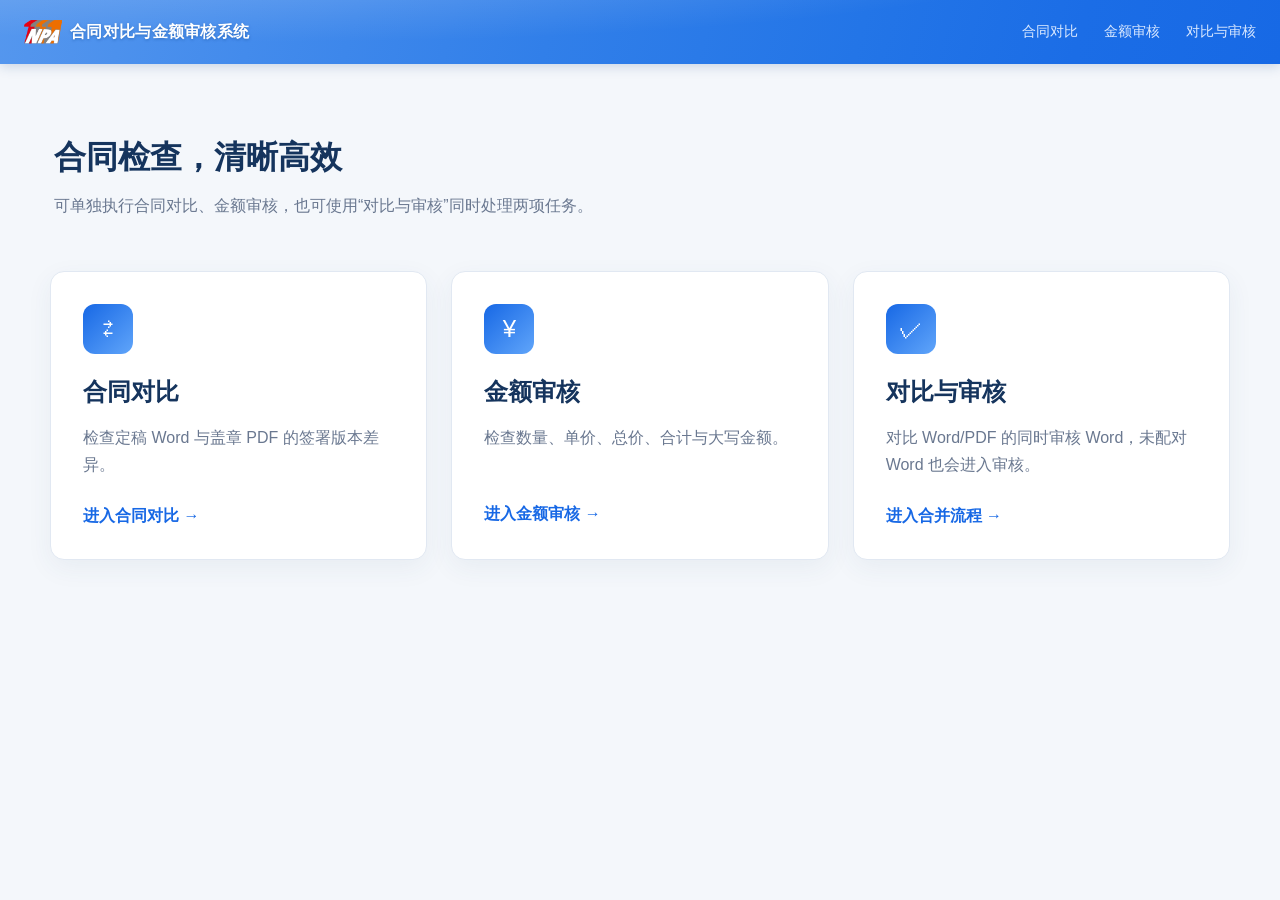
<file: contract_review/static/index.html>
<!doctype html><html lang="zh-CN"><head><meta charset="utf-8"><meta name="viewport" content="width=device-width,initial-scale=1"><title>合同对比与金额审核系统</title><link rel="stylesheet" href="styles.css?v=20260826-2"></head>
<body><header class="topbar"><div class="brand"><span class="brand-logo"><img src="npa-logo.png" alt="青岛新力通"></span><span class="brand-title">合同对比与金额审核系统</span></div><nav><a href="comparison.html">合同对比</a><a href="amount-review.html">金额审核</a><a href="contract-check.html">对比与审核</a></nav></header><main class="shell"><section class="hero"><h1>合同检查，清晰高效</h1><p>可单独执行合同对比、金额审核，也可使用“对比与审核”同时处理两项任务。</p></section><section class="cards cards-three"><a class="entry-card" href="comparison.html"><div class="icon">⇄</div><h2>合同对比</h2><p>检查定稿 Word 与盖章 PDF 的签署版本差异。</p><span class="link">进入合同对比 →</span></a><a class="entry-card" href="amount-review.html"><div class="icon">¥</div><h2>金额审核</h2><p>检查数量、单价、总价、合计与大写金额。</p><span class="link">进入金额审核 →</span></a><a class="entry-card" href="contract-check.html"><div class="icon">✓</div><h2>对比与审核</h2><p>对比 Word/PDF 的同时审核 Word，未配对 Word 也会进入审核。</p><span class="link">进入合并流程 →</span></a></section></main></body></html>
</file>
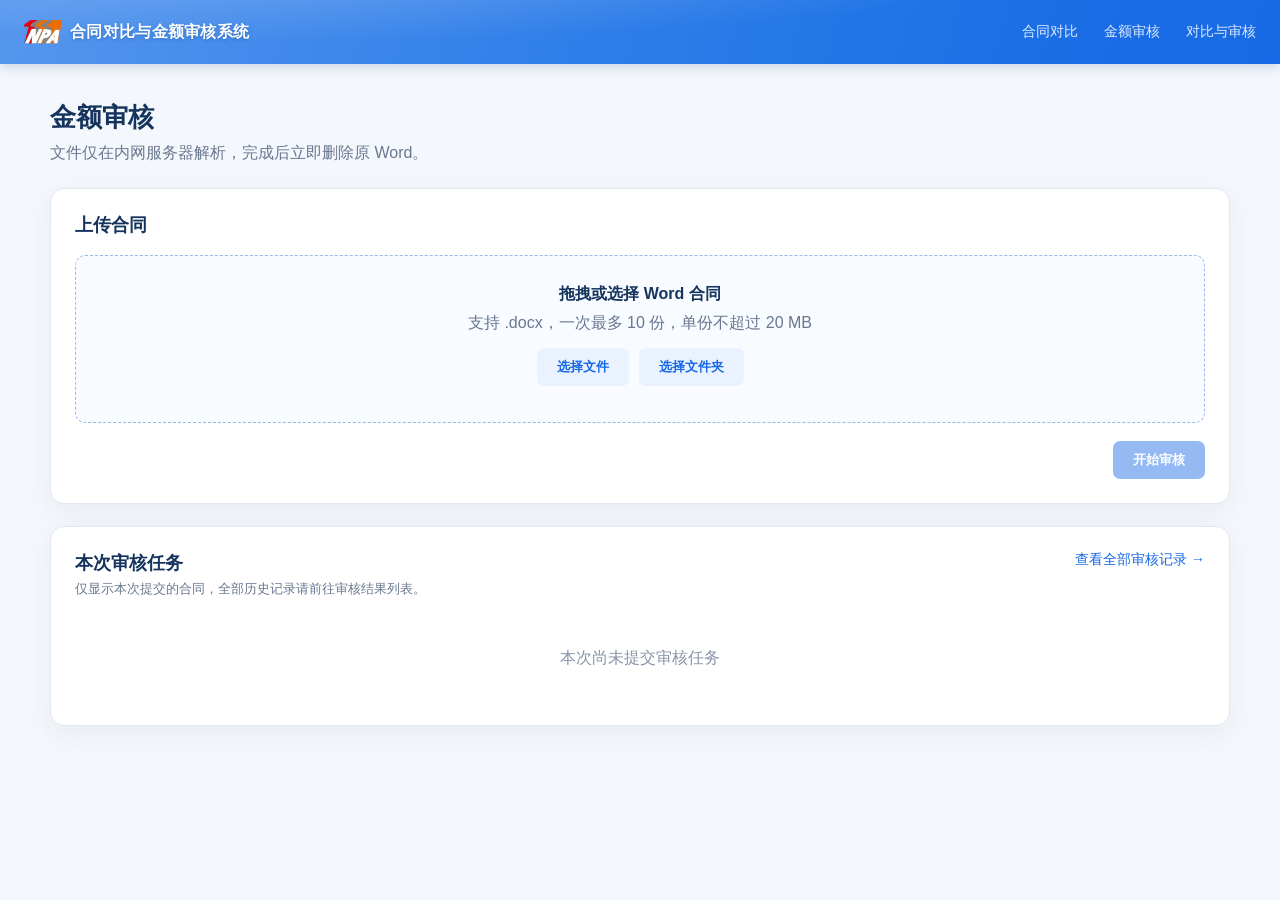
<file: contract_review/static/amount-review.html>
<!doctype html>
<html lang="zh-CN"><head><meta charset="utf-8"><meta name="viewport" content="width=device-width,initial-scale=1"><title>金额审核</title><link rel="stylesheet" href="styles.css?v=20260827-3"></head>
<body><header class="topbar"><div class="brand"><span class="brand-logo"><img src="npa-logo.png" alt="青岛新力通"></span><span class="brand-title">合同对比与金额审核系统</span></div><nav><a href="comparison.html">合同对比</a><a href="amount-review.html">金额审核</a><a href="contract-check.html">对比与审核</a></nav></header>
<main class="shell"><div class="page-title"><h1>金额审核</h1><p>文件仅在内网服务器解析，完成后立即删除原 Word。</p></div>
<section class="panel"><h2>上传合同</h2><div class="dropzone" id="zone"><strong>拖拽或选择 Word 合同</strong><span class="hint">支持 .docx，一次最多 10 份，单份不超过 20 MB</span><div class="picker-actions"><button class="btn secondary" type="button" data-file-picker="files">选择文件</button><button class="btn secondary" type="button" data-file-picker="folder">选择文件夹</button></div><input id="files" type="file" accept=".docx" multiple><input id="folder" type="file" accept=".docx" multiple webkitdirectory directory><div class="file-list" id="selected"></div></div><div id="message" class="message"></div><div class="actions"><button class="btn primary" id="upload" disabled>开始审核</button></div></section>
<section class="panel"><div class="section-heading"><div><h2>本次审核任务</h2><p>仅显示本次提交的合同，全部历史记录请前往审核结果列表。</p></div><a class="text-link" href="amount-review-results.html">查看全部审核记录 →</a></div><div id="list" class="empty">本次尚未提交审核任务</div></section></main><script src="common.js?v=20260827-2"></script><script src="amount-review.js?v=20260827-3"></script></body></html>
</file>
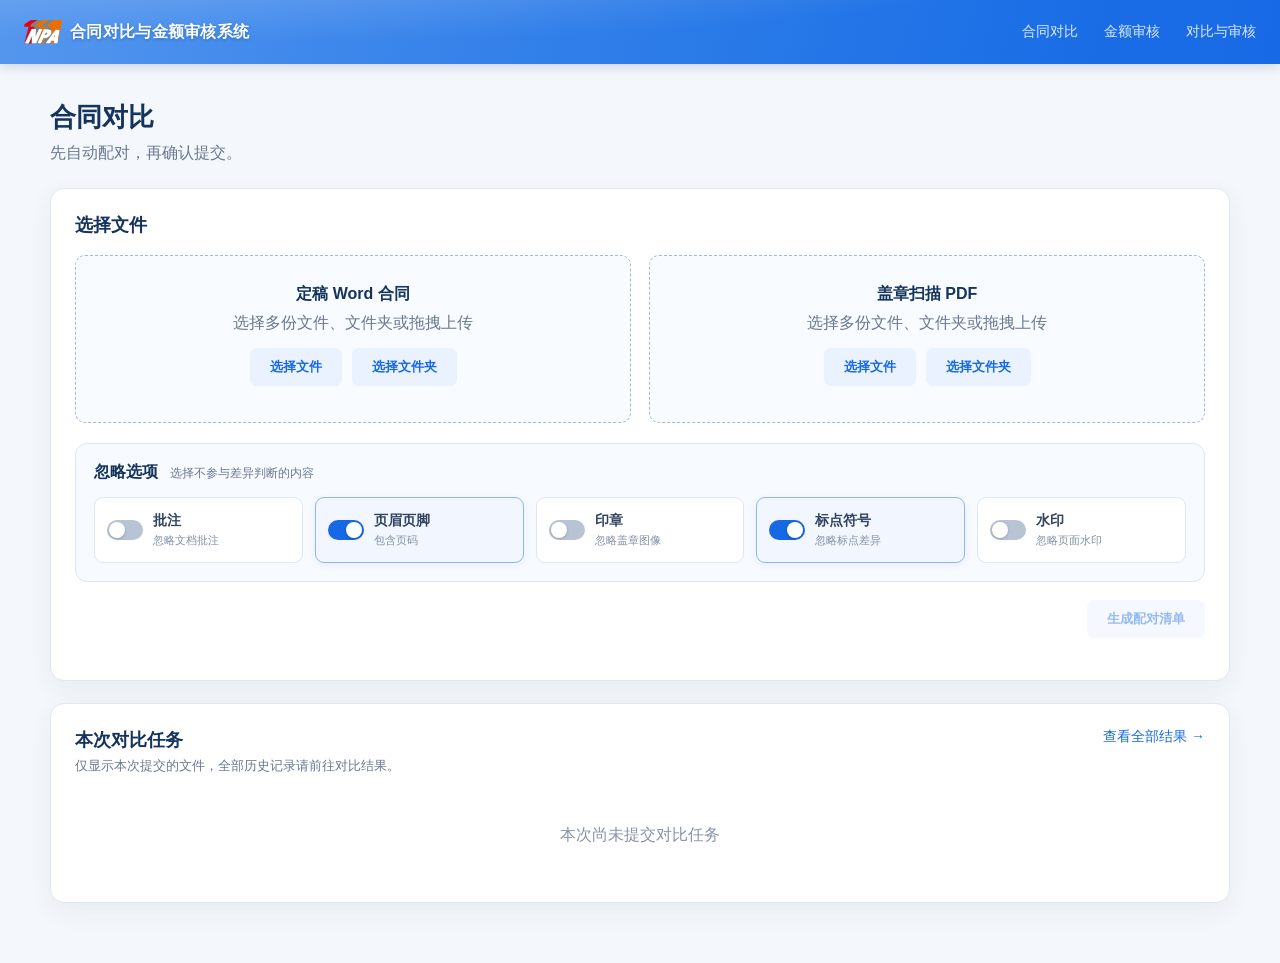
<file: contract_review/static/comparison.html>
<!doctype html>
<html lang="zh-CN"><head><meta charset="utf-8"><meta name="viewport" content="width=device-width,initial-scale=1"><title>合同对比</title><link rel="stylesheet" href="styles.css?v=20260814-15"></head>
<body><header class="topbar"><div class="brand"><span class="brand-logo"><img src="npa-logo.png" alt="青岛新力通"></span><span class="brand-title">合同对比与金额审核系统</span></div><nav><a href="comparison.html">合同对比</a><a href="amount-review.html">金额审核</a><a href="contract-check.html">对比与审核</a></nav></header>
<main class="shell"><div class="page-title"><h1>合同对比</h1><p>先自动配对，再确认提交。</p></div><section class="panel"><h2>选择文件</h2><div class="upload-grid">
<div class="dropzone" id="word-zone"><strong>定稿 Word 合同</strong><span class="hint">选择多份文件、文件夹或拖拽上传</span><div class="picker-actions"><button class="btn secondary" type="button" data-file-picker="words">选择文件</button><button class="btn secondary" type="button" data-file-picker="word-folder">选择文件夹</button></div><input id="words" type="file" accept=".docx" multiple><input id="word-folder" type="file" accept=".docx" multiple webkitdirectory directory><div class="file-list" id="word-list"></div></div>
<div class="dropzone" id="pdf-zone"><strong>盖章扫描 PDF</strong><span class="hint">选择多份文件、文件夹或拖拽上传</span><div class="picker-actions"><button class="btn secondary" type="button" data-file-picker="pdfs">选择文件</button><button class="btn secondary" type="button" data-file-picker="pdf-folder">选择文件夹</button></div><input id="pdfs" type="file" accept=".pdf" multiple><input id="pdf-folder" type="file" accept=".pdf" multiple webkitdirectory directory><div class="file-list" id="pdf-list"></div></div>
</div><div class="ignore-options"><div class="option-heading"><strong>忽略选项</strong><span>选择不参与差异判断的内容</span></div><div class="switch-grid">
<label class="switch-item"><input type="checkbox" data-ignore="comments"><i></i><span><strong>批注</strong><small>忽略文档批注</small></span></label>
<label class="switch-item"><input type="checkbox" data-ignore="headerfooter" checked><i></i><span><strong>页眉页脚</strong><small>包含页码</small></span></label>
<label class="switch-item"><input type="checkbox" data-ignore="stamp"><i></i><span><strong>印章</strong><small>忽略盖章图像</small></span></label>
<label class="switch-item"><input type="checkbox" data-ignore="symbols" checked><i></i><span><strong>标点符号</strong><small>忽略标点差异</small></span></label>
<label class="switch-item"><input type="checkbox" data-ignore="watermark"><i></i><span><strong>水印</strong><small>忽略页面水印</small></span></label>
</div></div><div id="message" class="message"></div><div class="actions"><button class="btn secondary" id="pair" disabled>生成配对清单</button></div><div id="pairs" class="pair-list"></div></section><section class="panel"><div class="section-heading"><div><h2>本次对比任务</h2><p>仅显示本次提交的文件，全部历史记录请前往对比结果。</p></div><a class="text-link" href="comparison-results.html">查看全部结果 →</a></div><div id="history" class="empty">本次尚未提交对比任务</div></section></main><div class="preview-modal" id="modal"><div class="preview-header"><strong>合同对比预览</strong><button class="btn ghost close" onclick="closePreview()">关闭预览</button></div><iframe id="preview"></iframe></div><script src="common.js?v=20260827-2"></script><script src="comparison.js?v=20260814-1"></script></body></html>
</file>
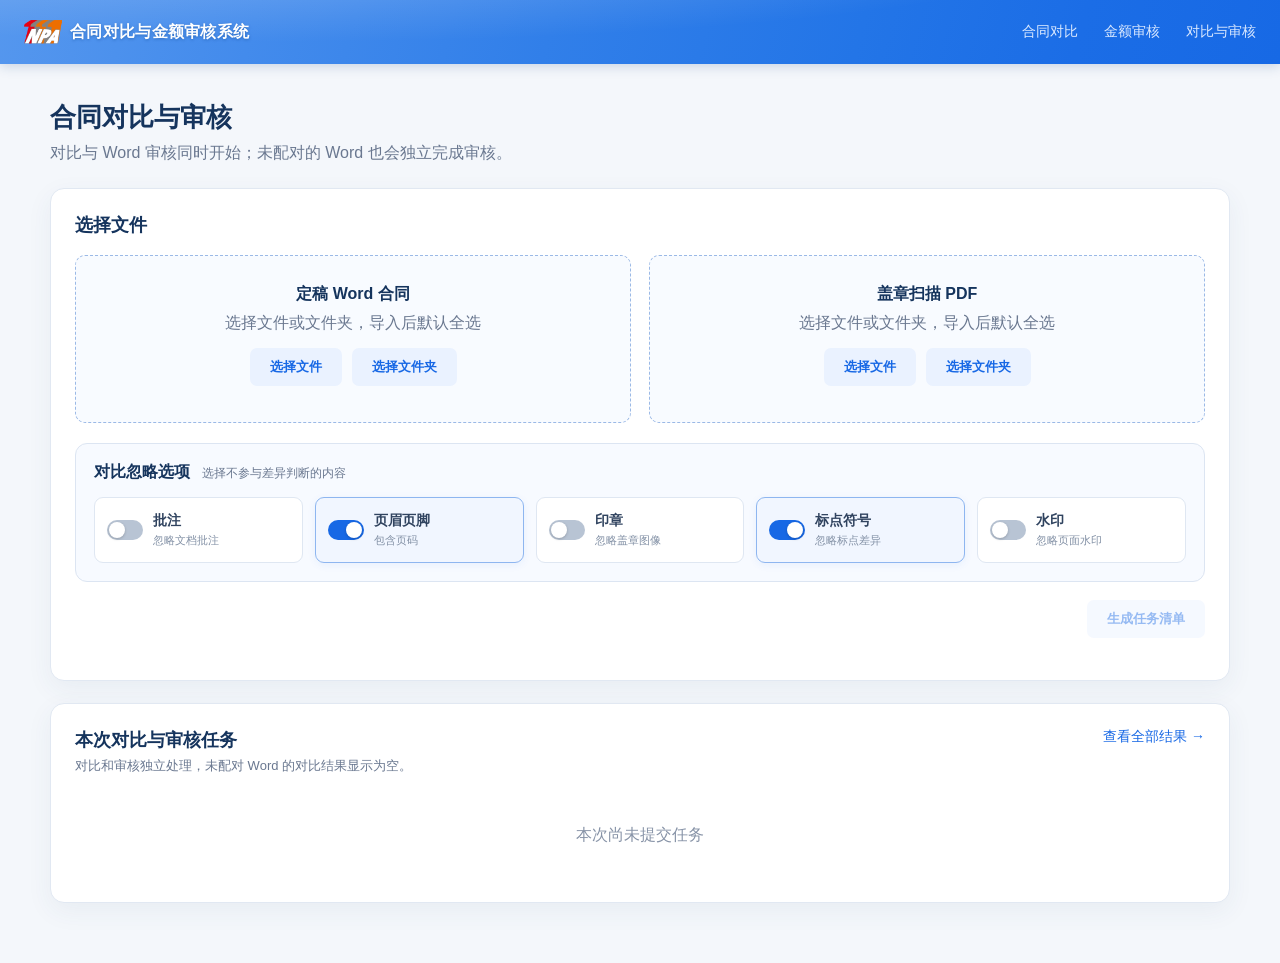
<file: contract_review/static/contract-check.html>
<!doctype html>
<html lang="zh-CN"><head><meta charset="utf-8"><meta name="viewport" content="width=device-width,initial-scale=1"><title>对比与审核</title><link rel="stylesheet" href="styles.css?v=20260827-3"></head>
<body><header class="topbar"><div class="brand"><span class="brand-logo"><img src="npa-logo.png" alt="青岛新力通"></span><span class="brand-title">合同对比与金额审核系统</span></div><nav><a href="comparison.html">合同对比</a><a href="amount-review.html">金额审核</a><a href="contract-check.html">对比与审核</a></nav></header>
<main class="shell"><div class="page-title"><h1>合同对比与审核</h1><p>对比与 Word 审核同时开始；未配对的 Word 也会独立完成审核。</p></div>
<section class="panel"><h2>选择文件</h2><div class="upload-grid">
<div class="dropzone" id="word-zone"><strong>定稿 Word 合同</strong><span class="hint">选择文件或文件夹，导入后默认全选</span><div class="picker-actions"><button class="btn secondary" type="button" data-file-picker="words">选择文件</button><button class="btn secondary" type="button" data-file-picker="word-folder">选择文件夹</button></div><input id="words" type="file" accept=".docx" multiple><input id="word-folder" type="file" accept=".docx" multiple webkitdirectory directory><div class="file-list selectable-file-list" id="word-list"></div></div>
<div class="dropzone" id="pdf-zone"><strong>盖章扫描 PDF</strong><span class="hint">选择文件或文件夹，导入后默认全选</span><div class="picker-actions"><button class="btn secondary" type="button" data-file-picker="pdfs">选择文件</button><button class="btn secondary" type="button" data-file-picker="pdf-folder">选择文件夹</button></div><input id="pdfs" type="file" accept=".pdf" multiple><input id="pdf-folder" type="file" accept=".pdf" multiple webkitdirectory directory><div class="file-list selectable-file-list" id="pdf-list"></div></div>
</div><div class="ignore-options"><div class="option-heading"><strong>对比忽略选项</strong><span>选择不参与差异判断的内容</span></div><div class="switch-grid">
<label class="switch-item"><input type="checkbox" data-ignore="comments"><i></i><span><strong>批注</strong><small>忽略文档批注</small></span></label><label class="switch-item"><input type="checkbox" data-ignore="headerfooter" checked><i></i><span><strong>页眉页脚</strong><small>包含页码</small></span></label><label class="switch-item"><input type="checkbox" data-ignore="stamp"><i></i><span><strong>印章</strong><small>忽略盖章图像</small></span></label><label class="switch-item"><input type="checkbox" data-ignore="symbols" checked><i></i><span><strong>标点符号</strong><small>忽略标点差异</small></span></label><label class="switch-item"><input type="checkbox" data-ignore="watermark"><i></i><span><strong>水印</strong><small>忽略页面水印</small></span></label>
</div></div><div id="message" class="message"></div><div class="actions"><button class="btn secondary" id="pair" disabled>生成任务清单</button></div><div id="pairs" class="pair-list"></div></section>
<section class="panel"><div class="section-heading"><div><h2>本次对比与审核任务</h2><p>对比和审核独立处理，未配对 Word 的对比结果显示为空。</p></div><a class="text-link" href="contract-check-results.html">查看全部结果 →</a></div><div id="history" class="empty">本次尚未提交任务</div></section></main>
<div class="preview-modal" id="modal"><div class="preview-header"><strong>合同对比预览</strong><button class="btn ghost close" onclick="closePreview()">关闭预览</button></div><iframe id="preview"></iframe></div><script src="common.js?v=20260827-2"></script><script src="contract-check.js?v=20260827-3"></script></body></html>
</file>
<file: contract_review/static/styles.css>
:root { --blue:#1768e5; --deep:#15345d; --muted:#6a7890; --line:#dce5f2; --bg:#f4f7fb; --ok:#16805c; --bad:#c73c3c; }
* { box-sizing:border-box; }
body { margin:0; color:#18243a; background:var(--bg); font-family:-apple-system,BlinkMacSystemFont,"Segoe UI","Microsoft YaHei",sans-serif; }
a { color:inherit; text-decoration:none; }
.topbar { height:64px; display:flex; align-items:center; padding:0 24px; color:white; background:radial-gradient(ellipse at 22% -90%,#ffffff47 0,#ffffff1c 34%,transparent 58%),linear-gradient(105deg,#5597ee 0%,#438bec 20%,#317fe9 43%,#2375e7 67%,#1b6de6 84%,#1769e5 100%); box-shadow:0 2px 12px #123f7c33; }
.brand { display:flex; align-items:center; gap:8px; font-size:16px; font-weight:700; letter-spacing:.3px; }
.brand-logo { display:flex; flex:0 0 38px; align-items:center; width:38px; height:38px; overflow:hidden; background:transparent; }
.brand-logo img { display:block; flex:none; width:132px; max-width:none; height:auto; }
.brand-title { color:white; background:transparent; text-shadow:0 1px 3px #083d8566; white-space:nowrap; }
.topbar nav { margin-left:auto; display:flex; gap:26px; }
.topbar nav a { color:#dceaff; font-size:14px; }
.shell { width:min(1180px,calc(100% - 40px)); margin:36px auto 60px; }
.hero { padding:36px 4px 26px; }
.hero h1 { margin:0 0 12px; color:var(--deep); font-size:32px; }
.hero p { margin:0; color:var(--muted); line-height:1.8; }
.cards { display:grid; grid-template-columns:repeat(2,1fr); gap:24px; margin-top:24px; }
.cards.single { grid-template-columns:1fr; width:min(760px,100%); margin-left:auto; margin-right:auto; }
.cards.cards-three { grid-template-columns:repeat(3,1fr); }
.entry-card,.panel { background:white; border:1px solid #e1e8f2; border-radius:14px; box-shadow:0 8px 26px #334b7010; }
.entry-card { padding:32px; transition:.2s; }
.entry-card:hover { transform:translateY(-3px); border-color:#b8d1f5; box-shadow:0 12px 30px #1768e51b; }
.icon { width:50px; height:50px; display:grid; place-items:center; color:white; border-radius:12px; background:linear-gradient(135deg,#1768e5,#60a5fa); font-size:24px; }
.entry-card h2 { color:var(--deep); margin:22px 0 10px; }
.entry-card p { min-height:52px; color:var(--muted); line-height:1.7; }
.link { display:inline-flex; color:var(--blue); font-weight:600; margin-top:12px; }
.page-title { margin:0 0 24px; }
.page-title h1 { color:var(--deep); font-size:26px; margin:0 0 8px; }
.page-title p { color:var(--muted); margin:0; }
.panel { padding:24px; margin-bottom:22px; }
.panel h2 { margin:0 0 18px; font-size:18px; color:var(--deep); }
.upload-grid { display:grid; grid-template-columns:repeat(2,1fr); gap:18px; }
.dropzone { min-height:168px; border:1.5px dashed #9bb9e6; border-radius:10px; background:#f8fbff; display:flex; flex-direction:column; justify-content:center; align-items:center; text-align:center; padding:20px; cursor:pointer; }
.dropzone.drag { border-color:var(--blue); background:#eef6ff; }
.dropzone strong { color:var(--deep); margin-bottom:8px; }
.dropzone small,.hint { color:var(--muted); }
.dropzone input { display:none; }
.folder-button { margin-top:12px; }
.folder-button input { display:none; }
.picker-actions { display:flex; flex-wrap:wrap; justify-content:center; gap:10px; margin-top:14px; }
.btn { appearance:none; border:0; padding:10px 20px; border-radius:7px; cursor:pointer; font-weight:600; }
.btn.primary { color:white; background:var(--blue); }
.btn.secondary { color:var(--blue); background:#eaf2ff; }
.btn.danger { color:var(--bad); background:#fff0f0; }
.btn.ghost { color:#526279; border:1px solid var(--line); background:white; }
.btn:disabled { opacity:.45; cursor:not-allowed; }
.actions { display:flex; justify-content:flex-end; gap:12px; margin-top:18px; }
.message { display:none; margin:14px 0; padding:12px 15px; border-radius:7px; background:#fff2df; color:#8b5912; white-space:pre-line; }
.message.show { display:block; }
table { border-collapse:collapse; width:100%; }
th,td { text-align:left; border-bottom:1px solid #edf1f6; padding:13px 10px; font-size:14px; vertical-align:top; }
th { color:#64748b; font-weight:600; background:#fafcff; }
.status { display:inline-block; border-radius:20px; padding:4px 10px; background:#edf2f7; color:#526279; font-size:12px; white-space:nowrap; }
.status.passed,.status.completed { color:var(--ok); background:#e8f7f1; }
.status.failed_review,.status.parse_error,.status.failed { color:var(--bad); background:#fff0f0; }
.status.processing,.status.submitting { color:#1768e5; background:#eaf2ff; }
.empty { padding:32px; text-align:center; color:#8793a7; }
.issue-details>summary,.basis-details>summary { color:var(--blue); cursor:pointer; font-weight:600; }
.error-box { padding:14px 16px; margin:10px 0; border-left:3px solid var(--bad); border-radius:0 8px 8px 0; background:#fff7f7; font-size:13px; line-height:1.6; }
.error-heading { display:flex; flex-wrap:wrap; align-items:center; gap:7px 10px; margin-bottom:11px; }
.error-heading span { padding:3px 8px; border-radius:12px; color:#895050; background:#ffe7e7; font-size:11px; }
.error-heading strong { color:#9f2f2f; font-size:14px; }
.error-field { display:grid; grid-template-columns:76px minmax(0,1fr); gap:9px; padding:6px 0; border-top:1px solid #f2dede; }
.error-field b { color:#7b4d4d; font-size:12px; }
.error-field p { margin:0; color:#4d586b; overflow-wrap:anywhere; }
.basis-details ul { margin:8px 0 0; padding-left:20px; color:#526074; line-height:1.7; }
.file-list { width:100%; max-height:82px; overflow:auto; margin-top:9px; font-size:12px; color:#4d607b; }
.selectable-file-list { max-height:160px; text-align:left; border-radius:8px; background:white; }
.file-picker-toolbar { position:sticky; top:0; z-index:1; display:flex; align-items:center; justify-content:space-between; gap:10px; padding:7px 9px; border-bottom:1px solid #e8eef7; background:#f7faff; }
.file-picker-toolbar button { appearance:none; border:0; padding:2px 4px; color:var(--blue); background:none; cursor:pointer; font-size:12px; }
.file-choice { display:flex; align-items:flex-start; gap:8px; padding:7px 9px; border-bottom:1px solid #f0f3f8; cursor:pointer; }
.file-choice:hover { background:#f5f9ff; }
.file-choice input { display:block; flex:0 0 auto; margin-top:2px; accent-color:var(--blue); }
.file-choice span { min-width:0; overflow-wrap:anywhere; }
.review-result { min-width:0; }
.review-toggle { display:inline-flex; align-items:center; gap:7px; padding:5px 10px; border:0; border-radius:18px; color:var(--bad); background:#fff0f0; font:inherit; font-size:12px; font-weight:600; cursor:pointer; white-space:nowrap; }
.review-chevron { display:inline-block; font-style:normal; font-size:18px; line-height:12px; transition:transform .18s ease; }
.review-toggle[aria-expanded="true"] .review-chevron { transform:rotate(90deg); }
.review-detail-row[hidden] { display:none; }
.comparison-table .review-detail-row>td { height:auto; padding:0 10px 18px; border-bottom:1px solid #dfe7f2; background:#fff; }
.review-detail-panel { width:100%; box-sizing:border-box; padding:18px; border:1px solid #f0caca; border-left:4px solid var(--bad); border-radius:10px; background:#fffafa; }
.review-detail-heading { display:flex; align-items:center; gap:10px; margin-bottom:12px; }
.review-detail-heading strong { color:var(--bad); }
.review-detail-heading span { color:var(--muted); font-size:12px; }
.review-error-grid { display:grid; grid-template-columns:repeat(auto-fit,minmax(320px,1fr)); gap:12px; }
.review-error-grid .error-box { min-width:0; margin:0; border:1px solid #f2dede; border-left:3px solid var(--bad); }
.basis-toggle { color:var(--ok); background:#e8f7f1; }
.review-basis-wide { border-color:#cbe9dd; border-left-color:var(--ok); background:#f7fcfa; }
.review-basis-wide .review-detail-heading strong { color:var(--ok); }
.review-basis-wide ul { margin:0; padding-left:22px; color:#526074; line-height:1.8; }
.pair-list { margin-top:18px; }
.pair-row { display:grid; grid-template-columns:1fr 42px 1fr 120px; align-items:center; gap:10px; padding:10px; border-bottom:1px solid #edf1f6; font-size:13px; }
.pair-row .arrow { text-align:center; color:var(--blue); }
.section-heading { display:flex; align-items:flex-start; justify-content:space-between; gap:20px; margin-bottom:18px; }
.section-heading h2 { margin-bottom:5px; }
.section-heading p { margin:0; color:var(--muted); font-size:13px; }
.text-link { color:var(--blue); font-size:14px; white-space:nowrap; }
.ignore-options { margin-top:20px; padding:18px; border:1px solid var(--line); border-radius:12px; background:#f7faff; }
.option-heading { display:flex; align-items:baseline; gap:12px; margin-bottom:14px; }
.option-heading strong { color:var(--deep); }
.option-heading span { color:var(--muted); font-size:12px; }
.switch-grid { display:grid; grid-template-columns:repeat(auto-fit,minmax(175px,1fr)); gap:12px; }
.switch-item { display:flex; align-items:center; gap:10px; min-height:66px; padding:11px 12px; border:1px solid #dfe7f2; border-radius:9px; color:#40516b; background:white; cursor:pointer; transition:border-color .18s,background .18s,box-shadow .18s; }
.switch-item:hover { border-color:#aec8ee; }
.switch-item:has(input:checked) { border-color:#8eb6f0; background:#f1f6ff; box-shadow:0 2px 8px #1768e512; }
.switch-item input { position:absolute; opacity:0; pointer-events:none; }
.switch-item i { position:relative; flex:0 0 36px; height:20px; border-radius:20px; background:#b8c4d4; transition:.2s; }
.switch-item i::after { content:""; position:absolute; width:16px; height:16px; left:2px; top:2px; border-radius:50%; background:white; box-shadow:0 1px 3px #0003; transition:.2s; }
.switch-item input:focus-visible+i { outline:3px solid #1768e533; outline-offset:2px; }
.switch-item input:checked+i { background:var(--blue); }
.switch-item input:checked+i::after { transform:translateX(16px); }
.switch-item span { min-width:0; line-height:1.25; }
.switch-item span strong { display:block; color:#30435f; font-size:14px; font-weight:600; white-space:nowrap; }
.switch-item span small { display:block; margin-top:4px; color:#8290a5; font-size:11px; white-space:nowrap; }
.table-wrap { width:100%; overflow-x:auto; }
.comparison-table { min-width:920px; table-layout:fixed; }
.comparison-table th { height:48px; padding:0 14px; color:#4f5d73; background:#f5f7fa; vertical-align:middle; }
.comparison-table td { height:58px; padding:12px 14px; color:#526074; vertical-align:middle; }
.comparison-table tbody tr { transition:background .15s; }
.comparison-table tbody tr:hover { background:#f8faff; }
.comparison-table th:nth-child(1),.comparison-table th:nth-child(2) { width:23%; }
.comparison-table .filename { display:block; overflow:hidden; text-overflow:ellipsis; white-space:nowrap; color:#3f4c60; }
.comparison-table .nowrap { white-space:nowrap; }
.comparison-table .row-actions { white-space:nowrap; }
.comparison-table .row-actions .action-link+.action-link { margin-left:12px; }
.action-link { appearance:none; padding:0; border:0; color:var(--blue); background:none; cursor:pointer; font:inherit; }
.danger-link { color:#d45757; }
.results-panel { padding:28px; }
.results-toolbar { display:flex; align-items:flex-start; justify-content:space-between; gap:18px; margin-bottom:20px; }
.filter-bar { display:flex; flex:1; align-items:center; flex-wrap:wrap; gap:12px; }
.search-field { position:relative; display:block; width:230px; }
.search-field input,.filter-field input,.filter-field select { height:40px; border:1px solid #d9e0ea; border-radius:6px; outline:none; color:#3f4c60; background:white; font:inherit; }
.search-field input { width:100%; padding:0 36px 0 12px; }
.search-field b { position:absolute; right:12px; top:8px; color:#7e899a; font-size:20px; font-weight:400; }
.filter-field { display:flex; align-items:center; gap:9px; color:#526074; font-size:14px; }
.filter-field input { width:138px; padding:0 9px; }
.filter-field select { min-width:116px; padding:0 30px 0 10px; }
.filter-field em { color:#8390a3; font-style:normal; }
.new-comparison { flex:0 0 auto; display:inline-flex; align-items:center; min-height:40px; }
.results-table { min-width:980px; }
.results-table th:nth-child(1) { width:70px; }
.results-table th:nth-child(2),.results-table th:nth-child(3) { width:27%; }
.results-table th:nth-child(4) { width:105px; }
.results-table th:nth-child(5) { width:180px; }
.results-table th:nth-child(6) { width:120px; }
.amount-review-table th:nth-child(1) { width:28%; }
.amount-review-table th:nth-child(2) { width:18%; }
.amount-review-table th:nth-child(3) { width:160px; }
.amount-review-table th:nth-child(4) { width:110px; }
.amount-review-table th:nth-child(5) { width:auto; }
.amount-review-table th:nth-child(6) { width:70px; }
.amount-review-table .filename,.amount-results-table .filename { overflow:hidden; text-overflow:ellipsis; white-space:nowrap; }
.amount-results-table { min-width:1120px; }
.amount-results-table th:nth-child(1) { width:64px; }
.amount-results-table th:nth-child(2) { width:25%; }
.amount-results-table th:nth-child(3) { width:17%; }
.amount-results-table th:nth-child(4) { width:112px; }
.amount-results-table th:nth-child(5) { width:25%; }
.amount-results-table th:nth-child(6) { width:170px; }
.amount-results-table th:nth-child(7) { width:72px; }
.combined-results-table,.amount-review-table,.amount-results-table { min-width:0; }
.combined-current-table th:nth-child(1) { width:25%; }
.combined-current-table th:nth-child(2) { width:23%; }
.combined-current-table th:nth-child(3) { width:82px; }
.combined-current-table th:nth-child(4) { width:172px; }
.combined-current-table th:nth-child(5) { width:150px; }
.combined-current-table th:nth-child(6) { width:136px; }
.results-table.combined-results-table th:nth-child(1) { width:52px; }
.results-table.combined-results-table th:nth-child(2) { width:22%; }
.results-table.combined-results-table th:nth-child(3) { width:20%; }
.results-table.combined-results-table th:nth-child(4) { width:82px; }
.results-table.combined-results-table th:nth-child(5) { width:172px; }
.results-table.combined-results-table th:nth-child(6) { width:150px; }
.results-table.combined-results-table th:nth-child(7) { width:136px; }
.amount-review-table th:nth-child(1) { width:26%; }
.amount-review-table th:nth-child(2) { width:18%; }
.amount-review-table th:nth-child(3) { width:150px; }
.amount-review-table th:nth-child(4) { width:110px; }
.amount-review-table th:nth-child(5) { width:auto; }
.amount-review-table th:nth-child(6) { width:72px; }
.results-table.amount-results-table th:nth-child(1) { width:52px; }
.results-table.amount-results-table th:nth-child(2) { width:24%; }
.results-table.amount-results-table th:nth-child(3) { width:17%; }
.results-table.amount-results-table th:nth-child(4) { width:112px; }
.results-table.amount-results-table th:nth-child(5) { width:auto; }
.results-table.amount-results-table th:nth-child(6) { width:150px; }
.results-table.amount-results-table th:nth-child(7) { width:72px; }
.sequence { color:#7b8798; }
.similarity { color:#334155; font-variant-numeric:tabular-nums; }
.pagination { display:flex; justify-content:flex-end; align-items:center; gap:12px; min-height:36px; margin-top:18px; color:#718096; font-size:13px; }
.page-button { padding:6px 12px; border:1px solid var(--line); border-radius:5px; color:#526279; background:white; cursor:pointer; }
.page-button:disabled { opacity:.45; cursor:not-allowed; }
.sr-only { position:absolute; width:1px; height:1px; padding:0; margin:-1px; overflow:hidden; clip:rect(0,0,0,0); white-space:nowrap; border:0; }
.preview-modal { position:fixed; inset:0; display:none; flex-direction:column; background:white; z-index:10; }
.preview-modal.show { display:flex; }
.preview-header { flex:0 0 50px; display:flex; align-items:center; justify-content:space-between; padding:0 16px 0 20px; border-bottom:1px solid #e2e8f0; color:var(--deep); background:white; box-shadow:0 2px 8px #243b5d14; z-index:2; }
.preview-header strong { font-size:15px; }
.preview-header .close { position:static; padding:7px 15px; }
.preview-modal iframe { flex:1 1 auto; width:100%; min-height:0; border:0; border-radius:0; background:white; }
@media(max-width:760px){.cards,.upload-grid{grid-template-columns:1fr}.shell{width:calc(100% - 24px)}.pair-row{grid-template-columns:1fr}.pair-row .arrow{display:none}.topbar nav{gap:12px}.topbar{padding:0 12px}.brand{gap:0}.brand-logo{height:34px;padding:5px 7px}.brand-logo img{width:112px}.brand-title{display:none}.topbar nav a{font-size:12px}.section-heading,.results-toolbar{flex-direction:column}.filter-bar{align-items:stretch}.search-field{width:100%}.filter-field{flex-wrap:wrap}.filter-field input{flex:1;min-width:120px}.new-comparison{align-self:flex-start}.results-panel{padding:18px}}
@media(max-width:760px){.cards.cards-three{grid-template-columns:1fr}}
</file>
